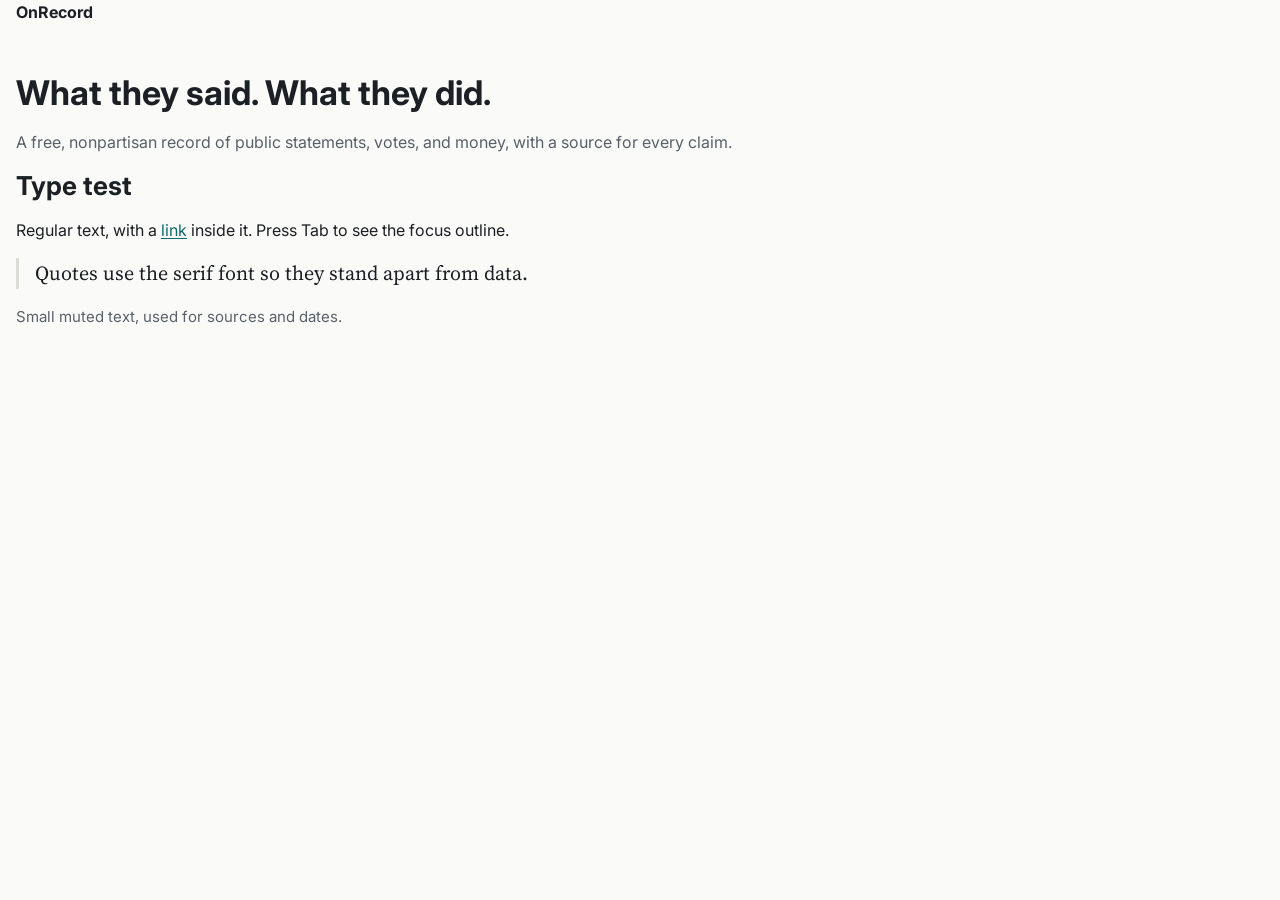
<file: site/index.html>
<!DOCTYPE html>
<html lang="en">
<head>
  <meta charset="utf-8">
  <meta name="viewport" content="width=device-width, initial-scale=1">
  <title>OnRecord: what they said and what they did</title>
  <meta name="description" content="A free, nonpartisan record of what elected officials say and what they do.">

  <link rel="preconnect" href="https://fonts.googleapis.com">
  <link rel="preconnect" href="https://fonts.gstatic.com" crossorigin>
  <link href="https://fonts.googleapis.com/css2?family=Inter:wght@400;600;700&family=Source+Serif+4:ital@0;1&display=swap" rel="stylesheet">

  <link rel="stylesheet" href="css/tokens.css">
  <link rel="stylesheet" href="css/base.css">
</head>
<body>
  <a class="skip-link" href="#main">Skip to main content</a>

  <header class="container">
    <p><strong>OnRecord</strong></p>
  </header>

  <main id="main" class="container">
    <h1>What they said. What they did.</h1>
    <p class="text-muted">A free, nonpartisan record of public statements, votes, and money, with a source for every claim.</p>

    <h2>Type test</h2>
    <p>Regular text, with a <a href="#main">link</a> inside it. Press Tab to see the focus outline.</p>
    <blockquote>Quotes use the serif font so they stand apart from data.</blockquote>
    <p class="text-small text-muted">Small muted text, used for sources and dates.</p>
  </main>
</body>
</html>
</file>
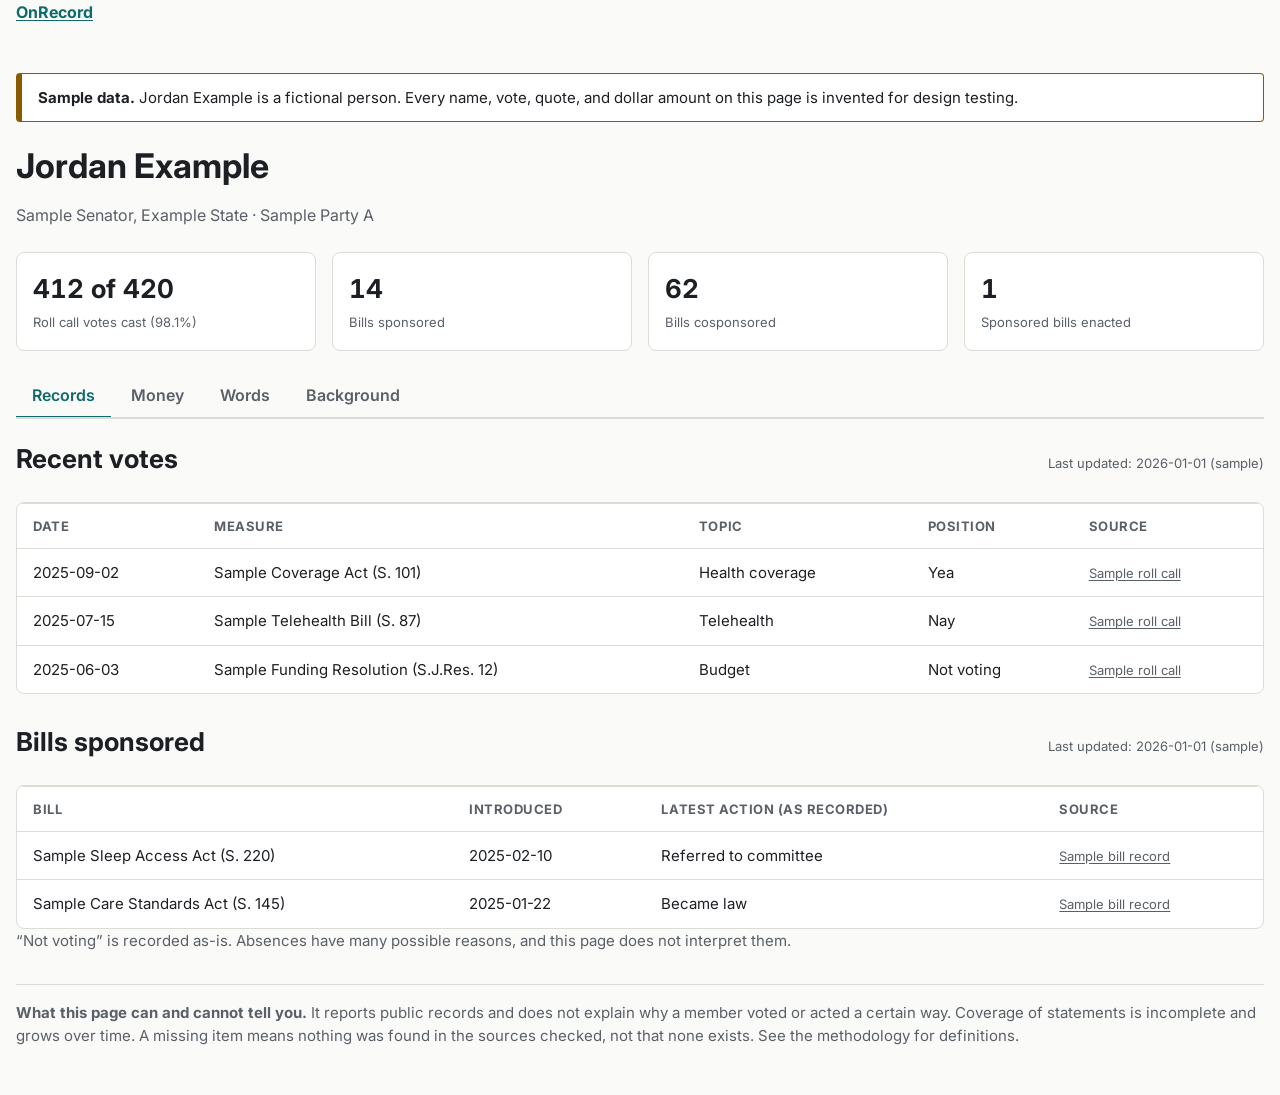
<file: site/profile.html>
<!DOCTYPE html>
<html lang="en">
<head>
  <meta charset="utf-8">
  <meta name="viewport" content="width=device-width, initial-scale=1">
  <title>Jordan Example (sample profile) | OnRecord</title>

  <link rel="preconnect" href="https://fonts.googleapis.com">
  <link rel="preconnect" href="https://fonts.gstatic.com" crossorigin>
  <link href="https://fonts.googleapis.com/css2?family=Inter:wght@400;600;700&family=Source+Serif+4:ital@0;1&display=swap" rel="stylesheet">

  <link rel="stylesheet" href="css/tokens.css">
  <link rel="stylesheet" href="css/base.css">
  <link rel="stylesheet" href="css/components.css">
  <script src="js/tabs.js" defer></script>
</head>
<body>
  <a class="skip-link" href="#main">Skip to main content</a>

  <header class="container">
    <p><a href="index.html"><strong>OnRecord</strong></a></p>
  </header>

  <main id="main" class="container">
    <div class="notice" role="note">
      <strong>Sample data.</strong> Jordan Example is a fictional person. Every name, vote, quote, and dollar amount on this page is invented for design testing.
    </div>

    <section class="profile-header" aria-labelledby="member-name">
      <h1 id="member-name">Jordan Example</h1>
      <p class="profile-header__sub">Sample Senator, Example State &middot; Sample Party A</p>
    </section>

    <ul class="stats" aria-label="Summary numbers">
      <li class="stat"><span class="stat__value">412 of 420</span><span class="stat__label">Roll call votes cast (98.1%)</span></li>
      <li class="stat"><span class="stat__value">14</span><span class="stat__label">Bills sponsored</span></li>
      <li class="stat"><span class="stat__value">62</span><span class="stat__label">Bills cosponsored</span></li>
      <li class="stat"><span class="stat__value">1</span><span class="stat__label">Sponsored bills enacted</span></li>
    </ul>

    <div class="tabs" data-tabs data-tabs-hash>
      <div class="tabs__list" role="tablist" aria-label="Profile sections" hidden>
        <button class="tabs__tab" role="tab" id="tab-records" aria-controls="panel-records" aria-selected="true">Records</button>
        <button class="tabs__tab" role="tab" id="tab-money" aria-controls="panel-money" aria-selected="false" tabindex="-1">Money</button>
        <button class="tabs__tab" role="tab" id="tab-words" aria-controls="panel-words" aria-selected="false" tabindex="-1">Words</button>
        <button class="tabs__tab" role="tab" id="tab-background" aria-controls="panel-background" aria-selected="false" tabindex="-1">Background</button>
      </div>

      <!-- RECORDS -->
      <div class="tabs__panel" role="tabpanel" id="panel-records" aria-labelledby="tab-records" tabindex="0">
        <div class="section-head">
          <h2>Recent votes</h2>
          <span class="updated">Last updated: 2026-01-01 (sample)</span>
        </div>
        <div class="table-wrap">
          <table class="table">
            <caption class="visually-hidden">Recent votes</caption>
            <thead>
              <tr>
                <th scope="col">Date</th>
                <th scope="col">Measure</th>
                <th scope="col">Topic</th>
                <th scope="col">Position</th>
                <th scope="col">Source</th>
              </tr>
            </thead>
            <tbody>
              <tr>
                <td>2025-09-02</td>
                <td>Sample Coverage Act (S. 101)</td>
                <td>Health coverage</td>
                <td>Yea</td>
                <td><span class="source"><a href="#main">Sample roll call</a></span></td>
              </tr>
              <tr>
                <td>2025-07-15</td>
                <td>Sample Telehealth Bill (S. 87)</td>
                <td>Telehealth</td>
                <td>Nay</td>
                <td><span class="source"><a href="#main">Sample roll call</a></span></td>
              </tr>
              <tr>
                <td>2025-06-03</td>
                <td>Sample Funding Resolution (S.J.Res. 12)</td>
                <td>Budget</td>
                <td>Not voting</td>
                <td><span class="source"><a href="#main">Sample roll call</a></span></td>
              </tr>
            </tbody>
          </table>
        </div>

        <div class="section-head">
          <h2>Bills sponsored</h2>
          <span class="updated">Last updated: 2026-01-01 (sample)</span>
        </div>
        <div class="table-wrap">
          <table class="table">
            <caption class="visually-hidden">Bills sponsored</caption>
            <thead>
              <tr>
                <th scope="col">Bill</th>
                <th scope="col">Introduced</th>
                <th scope="col">Latest action (as recorded)</th>
                <th scope="col">Source</th>
              </tr>
            </thead>
            <tbody>
              <tr>
                <td>Sample Sleep Access Act (S. 220)</td>
                <td>2025-02-10</td>
                <td>Referred to committee</td>
                <td><span class="source"><a href="#main">Sample bill record</a></span></td>
              </tr>
              <tr>
                <td>Sample Care Standards Act (S. 145)</td>
                <td>2025-01-22</td>
                <td>Became law</td>
                <td><span class="source"><a href="#main">Sample bill record</a></span></td>
              </tr>
            </tbody>
          </table>
        </div>
        <p class="text-small text-muted">&ldquo;Not voting&rdquo; is recorded as-is. Absences have many possible reasons, and this page does not interpret them.</p>
      </div>

      <!-- MONEY -->
      <div class="tabs__panel" role="tabpanel" id="panel-money" aria-labelledby="tab-money" tabindex="0" hidden>
        <div class="section-head">
          <h2>Campaign finance</h2>
          <span class="updated">Last updated: 2026-01-01 (sample)</span>
        </div>
        <p class="text-small text-muted">2024 cycle. Donations are recorded facts and do not show influence or agreement. Every committee and organization is listed by the same rules.</p>
        <div class="table-wrap">
          <table class="table">
            <caption class="visually-hidden">Top contributing committees</caption>
            <thead>
              <tr>
                <th scope="col">Contributor (committee)</th>
                <th scope="col">Type (as recorded)</th>
                <th scope="col" class="num">Amount</th>
                <th scope="col" class="num">Share of total raised</th>
              </tr>
            </thead>
            <tbody>
              <tr>
                <td>Sample Industry PAC One</td>
                <td>Corporate PAC</td>
                <td class="num">$10,000</td>
                <td class="num">0.4%</td>
              </tr>
              <tr>
                <td>Sample Workers Fund</td>
                <td>Labor PAC</td>
                <td class="num">$10,000</td>
                <td class="num">0.4%</td>
              </tr>
              <tr>
                <td>Sample Issue Alliance</td>
                <td>Issue PAC</td>
                <td class="num">$7,500</td>
                <td class="num">0.3%</td>
              </tr>
            </tbody>
          </table>
        </div>
        <p class="text-small">Total raised: $2,400,000 &middot; Individual donors are shown as totals only: $1,850,000 from individuals.
          <span class="source">Source: <a href="#main">Sample FEC filing</a></span></p>

        <div class="section-head">
          <h2>Lobbying activity</h2>
          <span class="updated">Last updated: 2026-01-01 (sample)</span>
        </div>
        <div class="empty">No lobbying filings tied to this member&rsquo;s sponsored bills were found in the sources checked.</div>

        <div class="section-head">
          <h2>Financial disclosures</h2>
          <span class="updated">Last updated: 2026-01-01 (sample)</span>
        </div>
        <div class="table-wrap">
          <table class="table">
            <caption class="visually-hidden">Reported transactions</caption>
            <thead>
              <tr>
                <th scope="col">Date</th>
                <th scope="col">Asset</th>
                <th scope="col">Type</th>
                <th scope="col" class="num">Amount range</th>
                <th scope="col">Status</th>
              </tr>
            </thead>
            <tbody>
              <tr>
                <td>2025-05-12</td>
                <td>Sample Corp (SMPL)</td>
                <td>Purchase</td>
                <td class="num">$1,001 &ndash; $15,000</td>
                <td><span class="badge badge--verified">Verified</span></td>
              </tr>
              <tr>
                <td>2025-08-30</td>
                <td>Example Holdings (EXMP)</td>
                <td>Sale</td>
                <td class="num">$15,001 &ndash; $50,000</td>
                <td><span class="badge badge--unverified">Unverified</span></td>
              </tr>
            </tbody>
          </table>
        </div>
        <p class="text-small text-muted">Amounts are reported as ranges. &ldquo;Unverified&rdquo; means the row was read by software and has not been checked against the original filing.</p>
      </div>

      <!-- WORDS -->
      <div class="tabs__panel" role="tabpanel" id="panel-words" aria-labelledby="tab-words" tabindex="0" hidden>
        <div class="section-head">
          <h2>Documented statements</h2>
          <span class="updated">Last updated: 2026-01-01 (sample)</span>
        </div>

        <article class="card">
          <blockquote class="quote">&ldquo;I will vote to protect coverage for sleep disorder treatments.&rdquo;</blockquote>
          <p class="text-small text-muted">Topic: Health coverage &middot; Stated 2025-03-14 &middot; Floor speech</p>
          <div class="card__meta">
            <span class="badge badge--verified">Verified</span>
            <span class="source">Source: <a href="#main">Sample transcript</a></span>
          </div>
        </article>

        <article class="card">
          <blockquote class="quote">&ldquo;Telehealth access should be a priority this year.&rdquo;</blockquote>
          <p class="text-small text-muted">Topic: Telehealth &middot; Stated 2025-04-02 &middot; Press release</p>
          <div class="card__meta">
            <span class="badge badge--unverified">Unverified</span>
            <span class="source">Source: <a href="#main">Sample press release</a></span>
          </div>
        </article>

        <div class="section-head">
          <h2>Flagged conflicts</h2>
        </div>
        <p class="text-small text-muted">A flag appears only after review, and only when a documented statement is followed by a later vote or action that directly conflicts with it. Both sides are shown with sources.</p>

        <article class="card">
          <div class="card__meta" style="margin-top:0">
            <span class="badge badge--verified">Confirmed by review</span>
            <span class="text-small text-muted">Topic: Health coverage</span>
          </div>
          <div class="compare">
            <div class="compare__side">
              <span class="compare__label">Stated, 2025-03-14</span>
              <p class="quote" style="font-size:var(--text-base)">&ldquo;I will vote to protect coverage for sleep disorder treatments.&rdquo;</p>
              <span class="source">Source: <a href="#main">Sample transcript</a></span>
            </div>
            <div class="compare__side">
              <span class="compare__label">Later action, 2025-09-02</span>
              <p>Voted <strong>Yea</strong> on Sample Coverage Act (S. 101).</p>
              <span class="source">Source: <a href="#main">Sample roll call</a></span>
            </div>
          </div>
          <p class="reasoning"><strong>Why this was flagged:</strong> The official bill summary says the bill removes coverage for sleep disorder treatments. (Sample reasoning.)</p>
        </article>
      </div>

      <!-- BACKGROUND -->
      <div class="tabs__panel" role="tabpanel" id="panel-background" aria-labelledby="tab-background" tabindex="0" hidden>
        <div class="section-head">
          <h2>Positions held</h2>
          <span class="updated">Last updated: 2026-01-01 (sample)</span>
        </div>
        <dl class="facts">
          <div>
            <dt>Current office</dt>
            <dd>Senator, Example State</dd>
          </div>
          <div>
            <dt>Current term</dt>
            <dd>2023 &ndash; 2029</dd>
          </div>
          <div>
            <dt>Party (as recorded)</dt>
            <dd>Sample Party A</dd>
          </div>
          <div>
            <dt>Earlier offices</dt>
            <dd>Representative, 2017 &ndash; 2023</dd>
          </div>
        </dl>

        <div class="section-head">
          <h2>Committees</h2>
          <span class="updated">Last updated: 2026-01-01 (sample)</span>
        </div>
        <ul class="simple-list">
          <li>Sample Committee on Health &mdash; Member</li>
          <li>Sample Committee on Finance &mdash; Ranking Member</li>
          <li>Sample Subcommittee on Public Programs &mdash; Chair</li>
        </ul>

        <div class="section-head">
          <h2>Affiliations</h2>
        </div>
        <div class="empty">No affiliations found in the official sources checked.</div>
      </div>
    </div>

    <p class="limits">
      <strong>What this page can and cannot tell you.</strong> It reports public records and does not explain why a member voted or acted a certain way. Coverage of statements is incomplete and grows over time. A missing item means nothing was found in the sources checked, not that none exists. See the methodology for definitions.
    </p>
  </main>
</body>
</html>
</file>
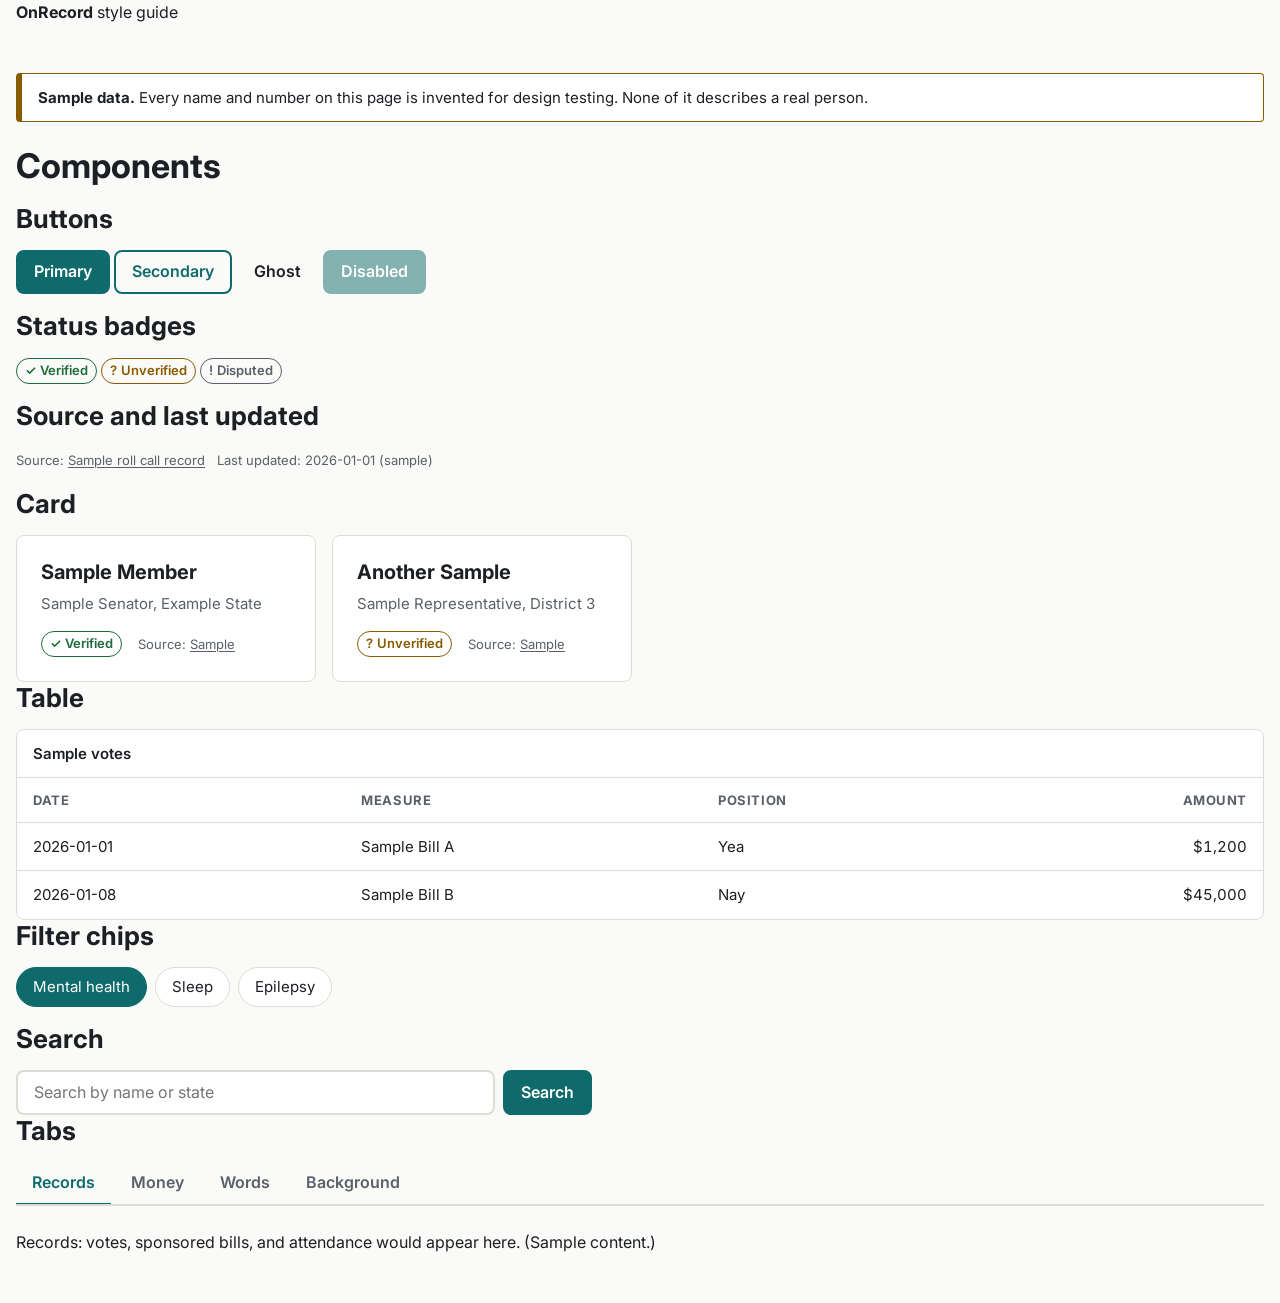
<file: site/styleguide.html>
<!DOCTYPE html>
<html lang="en">
<head>
  <meta charset="utf-8">
  <meta name="viewport" content="width=device-width, initial-scale=1">
  <title>Style guide | OnRecord</title>

  <link rel="preconnect" href="https://fonts.googleapis.com">
  <link rel="preconnect" href="https://fonts.gstatic.com" crossorigin>
  <link href="https://fonts.googleapis.com/css2?family=Inter:wght@400;600;700&family=Source+Serif+4:ital@0;1&display=swap" rel="stylesheet">

  <link rel="stylesheet" href="css/tokens.css">
  <link rel="stylesheet" href="css/base.css">
  <link rel="stylesheet" href="css/components.css">
  <script src="js/tabs.js" defer></script>
</head>
<body>
  <a class="skip-link" href="#main">Skip to main content</a>

  <header class="container">
    <p><strong>OnRecord</strong> style guide</p>
  </header>

  <main id="main" class="container">
    <div class="notice" role="note">
      <strong>Sample data.</strong> Every name and number on this page is invented for design testing. None of it describes a real person.
    </div>

    <h1>Components</h1>

    <h2>Buttons</h2>
    <p>
      <button class="btn" type="button">Primary</button>
      <button class="btn btn--secondary" type="button">Secondary</button>
      <button class="btn btn--ghost" type="button">Ghost</button>
      <button class="btn" type="button" disabled>Disabled</button>
    </p>

    <h2>Status badges</h2>
    <p>
      <span class="badge badge--verified">Verified</span>
      <span class="badge badge--unverified">Unverified</span>
      <span class="badge badge--disputed">Disputed</span>
    </p>

    <h2>Source and last updated</h2>
    <p>
      <span class="source">Source: <a href="#main">Sample roll call record</a></span>
      &nbsp;
      <span class="updated">Last updated: 2026-01-01 (sample)</span>
    </p>

    <h2>Card</h2>
    <div class="card-grid">
      <article class="card">
        <h3 class="card__title">Sample Member</h3>
        <p class="text-muted text-small">Sample Senator, Example State</p>
        <div class="card__meta">
          <span class="badge badge--verified">Verified</span>
          <span class="source">Source: <a href="#main">Sample</a></span>
        </div>
      </article>
      <article class="card">
        <h3 class="card__title">Another Sample</h3>
        <p class="text-muted text-small">Sample Representative, District 3</p>
        <div class="card__meta">
          <span class="badge badge--unverified">Unverified</span>
          <span class="source">Source: <a href="#main">Sample</a></span>
        </div>
      </article>
    </div>

    <h2>Table</h2>
    <div class="table-wrap">
      <table class="table">
        <caption>Sample votes</caption>
        <thead>
          <tr>
            <th scope="col">Date</th>
            <th scope="col">Measure</th>
            <th scope="col">Position</th>
            <th scope="col" class="num">Amount</th>
          </tr>
        </thead>
        <tbody>
          <tr>
            <td>2026-01-01</td>
            <td>Sample Bill A</td>
            <td>Yea</td>
            <td class="num">$1,200</td>
          </tr>
          <tr>
            <td>2026-01-08</td>
            <td>Sample Bill B</td>
            <td>Nay</td>
            <td class="num">$45,000</td>
          </tr>
        </tbody>
      </table>
    </div>

    <h2>Filter chips</h2>
    <ul class="chips">
      <li><button class="chip" type="button" aria-pressed="true">Mental health</button></li>
      <li><button class="chip" type="button" aria-pressed="false">Sleep</button></li>
      <li><button class="chip" type="button" aria-pressed="false">Epilepsy</button></li>
    </ul>

    <h2>Search</h2>
    <form class="search" role="search" onsubmit="return false">
      <label class="visually-hidden" for="q">Search members</label>
      <input class="search__input" id="q" type="search" placeholder="Search by name or state">
      <button class="btn" type="submit">Search</button>
    </form>

    <h2>Tabs</h2>
    <div class="tabs" data-tabs>
      <div class="tabs__list" role="tablist" aria-label="Sample profile sections" hidden>
        <button class="tabs__tab" role="tab" id="tab-records" aria-controls="panel-records" aria-selected="true">Records</button>
        <button class="tabs__tab" role="tab" id="tab-money" aria-controls="panel-money" aria-selected="false" tabindex="-1">Money</button>
        <button class="tabs__tab" role="tab" id="tab-words" aria-controls="panel-words" aria-selected="false" tabindex="-1">Words</button>
        <button class="tabs__tab" role="tab" id="tab-background" aria-controls="panel-background" aria-selected="false" tabindex="-1">Background</button>
      </div>

      <div class="tabs__panel" role="tabpanel" id="panel-records" aria-labelledby="tab-records" tabindex="0">
        <p>Records: votes, sponsored bills, and attendance would appear here. (Sample content.)</p>
      </div>
      <div class="tabs__panel" role="tabpanel" id="panel-money" aria-labelledby="tab-money" tabindex="0">
        <p>Money: campaign finance, lobbying, and disclosures would appear here. (Sample content.)</p>
      </div>
      <div class="tabs__panel" role="tabpanel" id="panel-words" aria-labelledby="tab-words" tabindex="0">
        <p>Words: documented statements and flagged conflicts would appear here. (Sample content.)</p>
      </div>
      <div class="tabs__panel" role="tabpanel" id="panel-background" aria-labelledby="tab-background" tabindex="0">
        <p>Background: positions held, committees, and history would appear here. (Sample content.)</p>
      </div>
    </div>
  </main>
</body>
</html>
</file>
<file: site/css/tokens.css>
/* OnRecord design tokens
   Neutral, non-partisan palette: no red/blue party colors as brand colors.
   Light theme by default, dark theme follows the user's system setting. */

:root {
  /* Surfaces and text */
  --color-bg: #fafaf8;
  --color-surface: #ffffff;
  --color-border: #dcdcd6;
  --color-text: #1c1f23;
  --color-text-muted: #5a6068;

  /* Brand accent (teal) */
  --color-accent: #0f6b6b;
  --color-accent-hover: #0a5252;
  --color-accent-text: #ffffff;

  /* Status colors for statements and flags (always paired with a text label) */
  --color-verified: #1d6b3a;
  --color-unverified: #8a5a00;
  --color-disputed: #5a6068;

  /* Focus ring for keyboard users */
  --color-focus: #b45f06;

  /* Typography */
  --font-ui: "Inter", system-ui, -apple-system, "Segoe UI", Roboto, sans-serif;
  --font-quote: "Source Serif 4", Georgia, "Times New Roman", serif;
  --font-mono: ui-monospace, "SF Mono", Menlo, Consolas, monospace;

  --text-xs: 0.8125rem;
  --text-sm: 0.9375rem;
  --text-base: 1rem;
  --text-lg: 1.25rem;
  --text-xl: 1.625rem;
  --text-2xl: 2.125rem;
  --line-height: 1.55;

  /* Spacing scale */
  --space-1: 0.25rem;
  --space-2: 0.5rem;
  --space-3: 0.75rem;
  --space-4: 1rem;
  --space-6: 1.5rem;
  --space-8: 2rem;
  --space-12: 3rem;

  /* Shape */
  --radius-sm: 4px;
  --radius-md: 8px;
  --shadow-card: 0 1px 2px rgba(0, 0, 0, 0.06), 0 2px 8px rgba(0,
</file>
<file: site/css/base.css>
/* OnRecord base styles: reset, layout, typography, accessibility basics.
   All values come from tokens.css. */

*,
*::before,
*::after {
  box-sizing: border-box;
}

html {
  -webkit-text-size-adjust: 100%;
}

body {
  margin: 0;
  background: var(--color-bg);
  color: var(--color-text);
  font-family: var(--font-ui);
  font-size: var(--text-base);
  line-height: var(--line-height);
}

img,
svg {
  max-width: 100%;
  display: block;
}

/* Layout */
.container {
  width: 100%;
  max-width: var(--content-width);
  margin-inline: auto;
  padding-inline: var(--space-4);
}

main {
  padding-block: var(--space-8);
}

/* Typography */
h1,
h2,
h3 {
  line-height: 1.2;
  margin: 0 0 var(--space-4);
}

h1 { font-size: var(--text-2xl); }
h2 { font-size: var(--text-xl); }
h3 { font-size: var(--text-lg); }

p {
  margin: 0 0 var(--space-4);
}

.text-muted {
  color: var(--color-text-muted);
}

.text-small {
  font-size: var(--text-sm);
}

/* Quotes use the serif font so they stand out from data */
blockquote,
.quote {
  font-family: var(--font-quote);
  font-size: var(--text-lg);
  margin: 0 0 var(--space-4);
  padding-left: var(--space-4);
  border-left: 3px solid var(--color-border);
}

/* Links */
a {
  color: var(--color-accent);
  text-underline-offset: 0.15em;
}

a:hover {
  color: var(--color-accent-hover);
}

/* Keyboard focus: always visible */
:focus-visible {
  outline: 3px solid var(--color-focus);
  outline-offset: 2px;
}

/* Skip link: lets keyboard users jump past the header */
.skip-link {
  position: absolute;
  left: var(--space-4);
  top: -100%;
  padding: var(--space-2) var(--space-4);
  background: var(--color-accent);
  color: var(--color-accent-text);
  border-radius: var(--radius-sm);
  z-index: 100;
}

.skip-link:focus {
  top: var(--space-2);
}

/* Hide visually but keep for screen readers */
.visually-hidden {
  position: absolute;
  width: 1px;
  height: 1px;
  margin: -1px;
  padding: 0;
  overflow: hidden;
  clip: rect(0, 0, 0, 0);
  white-space: nowrap;
  border: 0;
}

/* Respect users who ask for less motion */
@media (prefers-reduced-motion: reduce) {
  * {
    animation: none !important;
    transition: none !important;
  }
}
</file>
<file: site/css/components.css>
/* OnRecord components. All values come from tokens.css. */

/* ---------- Buttons ---------- */
.btn {
  display: inline-flex;
  align-items: center;
  justify-content: center;
  gap: var(--space-2);
  min-height: 2.75rem;               /* comfortable touch target */
  padding: var(--space-2) var(--space-4);
  font: inherit;
  font-weight: 600;
  line-height: 1.2;
  color: var(--color-accent-text);
  background: var(--color-accent);
  border: 2px solid var(--color-accent);
  border-radius: var(--radius-md);
  cursor: pointer;
  text-decoration: none;
  transition: background-color 0.15s, border-color 0.15s;
}

.btn:hover {
  background: var(--color-accent-hover);
  border-color: var(--color-accent-hover);
  color: var(--color-accent-text);
}

.btn--secondary {
  color: var(--color-accent);
  background: transparent;
}

.btn--secondary:hover {
  color: var(--color-accent-text);
}

.btn--ghost {
  color: var(--color-text);
  background: transparent;
  border-color: transparent;
}

.btn--ghost:hover {
  color: var(--color-text);
  background: var(--color-border);
  border-color: var(--color-border);
}

.btn:disabled,
.btn[aria-disabled="true"] {
  opacity: 0.5;
  cursor: not-allowed;
  pointer-events: none;
}

/* ---------- Status badges ----------
   Always shown with a text label and a symbol, never color alone. */
.badge {
  display: inline-flex;
  align-items: center;
  gap: var(--space-1);
  padding: 0.125rem var(--space-2);
  font-size: var(--text-xs);
  font-weight: 600;
  line-height: 1.5;
  border: 1px solid currentColor;
  border-radius: 999px;
  white-space: nowrap;
}

.badge--verified   { color: var(--color-verified); }
.badge--unverified { color: var(--color-unverified); }
.badge--disputed   { color: var(--color-disputed); }

.badge--verified::before   { content: "\2713"; }   /* check mark */
.badge--unverified::before { content: "?"; }
.badge--disputed::before   { content: "!"; }

/* ---------- Source link and last-updated label ---------- */
.source {
  display: inline-block;
  font-size: var(--text-xs);
  color: var(--color-text-muted);
}

.source a {
  color: var(--color-text-muted);
}

.source a:hover {
  color: var(--color-accent-hover);
}

.updated {
  font-size: var(--text-xs);
  color: var(--color-text-muted);
}

/* ---------- Cards ---------- */
.card {
  padding: var(--space-6);
  background: var(--color-surface);
  border: 1px solid var(--color-border);
  border-radius: var(--radius-md);
  box-shadow: var(--shadow-card);
}

.card + .card {
  margin-top: var(--space-4);
}

.card__title {
  margin: 0 0 var(--space-2);
  font-size: var(--text-lg);
}

.card__meta {
  display: flex;
  flex-wrap: wrap;
  gap: var(--space-2) var(--space-4);
  align-items: center;
  margin-top: var(--space-3);
}

.card-grid {
  display: grid;
  gap: var(--space-4);
  grid-template-columns: repeat(auto-fill, minmax(16rem, 1fr));
}

.card-grid .card + .card {
  margin-top: 0;
}

/* ---------- Tables ----------
   Wrap in .table-wrap so wide tables scroll sideways on phones. */
.table-wrap {
  overflow-x: auto;
  border: 1px solid var(--color-border);
  border-radius: var(--radius-md);
  background: var(--color-surface);
}

.table {
  width: 100%;
  border-collapse: collapse;
  font-size: var(--text-sm);
}

.table caption {
  padding: var(--space-3) var(--space-4);
  text-align: left;
  font-weight: 600;
}

.table th,
.table td {
  padding: var(--space-3) var(--space-4);
  text-align: left;
  vertical-align: top;
  border-top: 1px solid var(--color-border);
}

.table th {
  font-size: var(--text-xs);
  text-transform: uppercase;
  letter-spacing: 0.04em;
  color: var(--color-text-muted);
}

.table .num {
  text-align: right;
  font-variant-numeric: tabular-nums;
}

/* ---------- Filter chips (toggle buttons) ---------- */
.chips {
  display: flex;
  flex-wrap: wrap;
  gap: var(--space-2);
  margin: 0 0 var(--space-4);
  padding: 0;
  list-style: none;
}

.chip {
  min-height: 2.5rem;
  padding: var(--space-1) var(--space-4);
  font: inherit;
  font-size: var(--text-sm);
  color: var(--color-text);
  background: var(--color-surface);
  border: 1px solid var(--color-border);
  border-radius: 999px;
  cursor: pointer;
}

.chip:hover {
  border-color: var(--color-accent);
}

.chip[aria-pressed="true"] {
  color: var(--color-accent-text);
  background: var(--color-accent);
  border-color: var(--color-accent);
}

/* ---------- Search box ---------- */
.search {
  display: flex;
  gap: var(--space-2);
  max-width: 36rem;
}

.search__input {
  flex: 1;
  min-width: 0;
  min-height: 2.75rem;
  padding: var(--space-2) var(--space-4);
  font: inherit;
  color: var(--color-text);
  background: var(--color-surface);
  border: 2px solid var(--color-border);
  border-radius: var(--radius-md);
}

.search__input:hover {
  border-color: var(--color-text-muted);
}

/* ---------- Notice banner (used for the sample-data warning) ---------- */
.notice {
  padding: var(--space-3) var(--space-4);
  margin-bottom: var(--space-6);
  font-size: var(--text-sm);
  background: var(--color-surface);
  border: 1px solid var(--color-unverified);
  border-left-width: 6px;
  border-radius: var(--radius-sm);
}

/* ---------- Tabs ---------- */
.tabs__list {
  display: flex;
  gap: var(--space-1);
  overflow-x: auto;                  /* scrolls sideways on narrow phones */
  border-bottom: 2px solid var(--color-border);
}

.tabs__tab {
  min-height: 2.75rem;
  padding: var(--space-2) var(--space-4);
  margin-bottom: -2px;               /* overlaps the list border */
  font: inherit;
  font-weight: 600;
  color: var(--color-text-muted);
  white-space: nowrap;
  background: none;
  border: 0;
  border-bottom: 3px solid transparent;
  cursor: pointer;
}

.tabs__tab:hover {
  color: var(--color-text);
}

.tabs__tab[aria-selected="true"] {
  color: var(--color-accent);
  border-bottom-color: var(--color-accent);
}

.tabs__panel {
  padding-top: var(--space-6);
}

.tabs__panel[hidden] {
  display: none;
}

/* ---------- Profile page ---------- */
.profile-header {
  margin-bottom: var(--space-6);
}

.profile-header__sub {
  margin: 0;
  color: var(--color-text-muted);
}

.facts {
  display: grid;
  grid-template-columns: repeat(auto-fit, minmax(12rem, 1fr));
  gap: var(--space-4);
  margin: 0;
}

.facts dt {
  font-size: var(--text-xs);
  font-weight: 600;
  text-transform: uppercase;
  letter-spacing: 0.04em;
  color: var(--color-text-muted);
}

.facts dd {
  margin: 0;
  font-size: var(--text-base);
}

.stats {
  display: grid;
  grid-template-columns: repeat(auto-fit, minmax(9rem, 1fr));
  gap: var(--space-4);
  margin: 0 0 var(--space-6);
  padding: 0;
  list-style: none;
}

.stat {
  padding: var(--space-4);
  background: var(--color-surface);
  border: 1px solid var(--color-border);
  border-radius: var(--radius-md);
}

.stat__value {
  display: block;
  font-size: var(--text-xl);
  font-weight: 700;
  font-variant-numeric: tabular-nums;
}

.stat__label {
  font-size: var(--text-xs);
  color: var(--color-text-muted);
}

.section-head {
  display: flex;
  flex-wrap: wrap;
  align-items: baseline;
  justify-content: space-between;
  gap: var(--space-2) var(--space-4);
  margin: var(--space-8) 0 var(--space-3);
}

.section-head:first-child {
  margin-top: 0;
}

.section-head h3 {
  margin: 0;
}

/* Side-by-side comparison for flagged conflicts */
.compare {
  display: grid;
  gap: var(--space-4);
  margin-top: var(--space-4);
}

@media (min-width: 40rem) {
  .compare {
    grid-template-columns: 1fr 1fr;
  }
}

.compare__side {
  padding: var(--space-4);
  background: var(--color-bg);
  border: 1px solid var(--color-border);
  border-radius: var(--radius-md);
}

.compare__label {
  display: block;
  margin-bottom: var(--space-2);
  font-size: var(--text-xs);
  font-weight: 600;
  text-transform: uppercase;
  letter-spacing: 0.04em;
  color: var(--color-text-muted);
}

.reasoning {
  margin-top: var(--space-4);
  font-size: var(--text-sm);
}

/* Empty state: used when nothing was found in the sources checked */
.empty {
  padding: var(--space-4);
  color: var(--color-text-muted);
  background: var(--color-surface);
  border: 1px dashed var(--color-border);
  border-radius: var(--radius-md);
}

/* Limitations note shown at the bottom of every profile */
.limits {
  margin-top: var(--space-8);
  padding-top: var(--space-4);
  font-size: var(--text-sm);
  color: var(--color-text-muted);
  border-top: 1px solid var(--color-border);
}

.simple-list {
  margin: 0;
  padding-left: var(--space-6);
}

.simple-list li + li {
  margin-top: var(--space-2);
}
</file>
